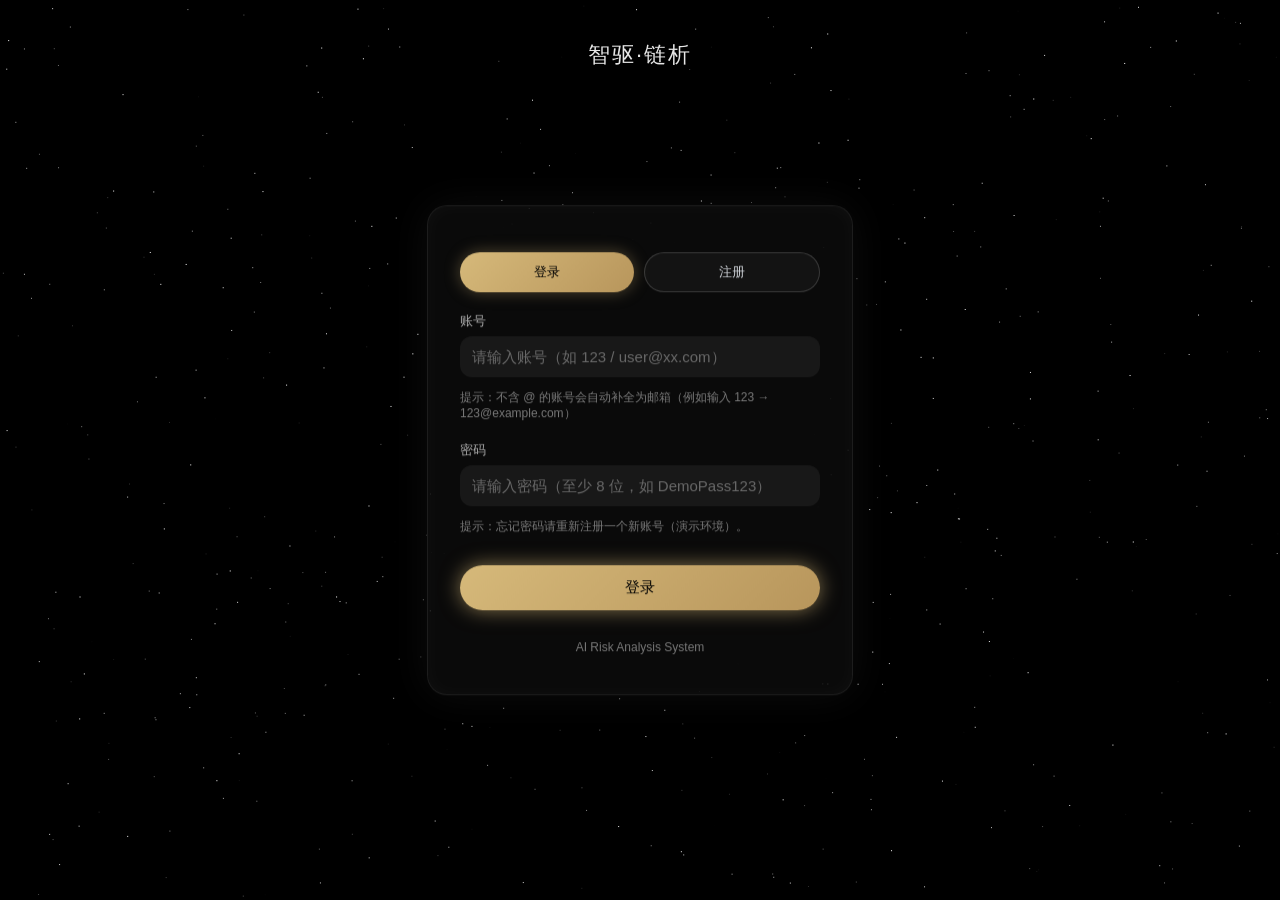
<file: web/login.html>
<!DOCTYPE html>
<html lang="zh-CN">
<head>
<meta charset="UTF-8">
<meta name="viewport" content="width=device-width, initial-scale=1.0">
<meta http-equiv="Cache-Control" content="no-store, no-cache, must-revalidate">
<title>登录 - 智驱·链析</title>
<style>
body{
    margin:0;
    overflow:hidden;
    background:#000;
    font-family:"Microsoft Yahei","Segoe UI",Arial,sans-serif;
}

#bg{
    position:fixed;
    width:100%;
    height:100%;
    top:0;
    left:0;
    z-index:-1;
}

.title{
    position:absolute;
    top:40px;
    left:50%;
    transform:translateX(-50%);
    color:#fff;
    font-size:22px;
    letter-spacing:2px;
    opacity:0.9;
    text-align:center;
    width:100%;
    padding:0 16px;
    box-sizing:border-box;
}

.login-box{
    position:absolute;
    top:50%;
    left:50%;
    transform:translate(-50%,-50%);

    width:min(360px, calc(100vw - 32px));
    padding:40px 32px;

    background:rgba(18,18,18,0.6);
    backdrop-filter:blur(25px);
    -webkit-backdrop-filter:blur(25px);

    border-radius:20px;
    border:1px solid rgba(255,255,255,0.08);

    box-shadow:
        0 0 40px rgba(255,255,255,0.05),
        inset 0 0 20px rgba(255,255,255,0.03);

    display:flex;
    flex-direction:column;
    gap:20px;
}

.input-box{
    display:flex;
    flex-direction:column;
    gap:6px;
}

.input-box label{
    color:#aaa;
    font-size:13px;
}
.hint{
    color:rgba(255,255,255,0.45);
    font-size:12px;
    margin-top:6px;
    line-height:1.35;
}

.input-box input{
    padding:12px;
    border-radius:12px;
    border:none;
    outline:none;

    background:rgba(255,255,255,0.06);
    color:#fff;

    transition:all 0.3s;
    font-size:15px;
}

.input-box input::placeholder{
    color:rgba(255,255,255,0.35);
}

.input-box input:focus{
    box-shadow:0 0 10px rgba(214,185,122,0.6);
    background:rgba(255,255,255,0.1);
}

.login-btn{
    margin-top:10px;
    height:45px;
    border:none;
    border-radius:25px;

    background:linear-gradient(135deg,#d6b97a,#b8965c);
    color:#000;
    font-size:15px;
    cursor:pointer;

    box-shadow:0 0 20px rgba(214,185,122,0.6);

    transition:all 0.3s;
}
.register-btn{
    height:42px;
    border:1px solid rgba(255,255,255,.2);
    border-radius:25px;
    background:rgba(255,255,255,0.06);
    color:#fff;
    font-size:14px;
    cursor:pointer;
}
.mode-row{
    display:flex;
    gap:10px;
    margin-top:6px;
}
.mode-row button{
    flex:1;
    height:40px;
    border-radius:999px;
    cursor:pointer;
    border:1px solid rgba(255,255,255,.16);
    background:rgba(255,255,255,.04);
    color:#d1d5db;
    font-size:13px;
}
.mode-row button.active{
    background:linear-gradient(135deg,#d6b97a,#b8965c);
    color:#000;
    border:none;
    box-shadow:0 0 16px rgba(214,185,122,0.35);
}

.login-btn:hover:not(:disabled){
    transform:translateY(-2px) scale(1.03);
    box-shadow:0 0 30px rgba(214,185,122,0.9);
}

.login-btn:disabled{
    opacity:0.65;
    cursor:not-allowed;
}

.footer{
    text-align:center;
    color:#777;
    font-size:12px;
    margin-top:10px;
}

#error{
    color:#ff6b6b;
    font-size:12px;
    text-align:center;
    display:none;
    line-height:1.4;
}

#success{
    color:#7bed9f;
    font-size:12px;
    text-align:center;
    display:none;
    line-height:1.4;
}

</style>
</head>
<body>

<canvas id="bg"></canvas>

<div class="title">智驱·链析</div>

<div class="login-box">

    <div class="mode-row">
        <button id="modeLogin" type="button" class="active">登录</button>
        <button id="modeRegister" type="button">注册</button>
    </div>

    <div class="input-box">
        <label id="usernameLabel">账号</label>
        <input id="username" type="text" placeholder="请输入账号（如 123 / user@xx.com）" autocomplete="username">
        <div class="hint" id="usernameHint">提示：不含 @ 的账号会自动补全为邮箱（例如输入 123 → 123@example.com）</div>
    </div>

    <div class="input-box">
        <label id="passwordLabel">密码</label>
        <input id="password" type="password" placeholder="请输入密码（至少 8 位，如 DemoPass123）" autocomplete="current-password">
        <div class="hint" id="passwordHint">注册要求：密码至少 8 位；建议包含大小写字母与数字。</div>
    </div>

    <div id="error"></div>
    <div id="success"></div>

    <button class="login-btn" id="loginBtn" type="button">登录</button>
    <button class="register-btn" id="registerBtn" type="button" style="display:none;">创建账号</button>

    <p id="quickEntry" style="display:none;text-align:center;margin:0;">
      <a href="./index.html" id="quickEntryLink" style="color:rgba(212,175,55,0.75);font-size:12px;text-decoration:none;border-bottom:1px solid rgba(212,175,55,0.35);">已登录，直接进入智能体</a>
    </p>

    <div class="footer">AI Risk Analysis System</div>
</div>

<script>window.API_BASE_URL = window.API_BASE_URL || '';</script>
<script src="./js/api-client.js?v=20260423_1"></script>
<script src="./js/login.js?v=20260423_1"></script>
</body>
</html>
</file>
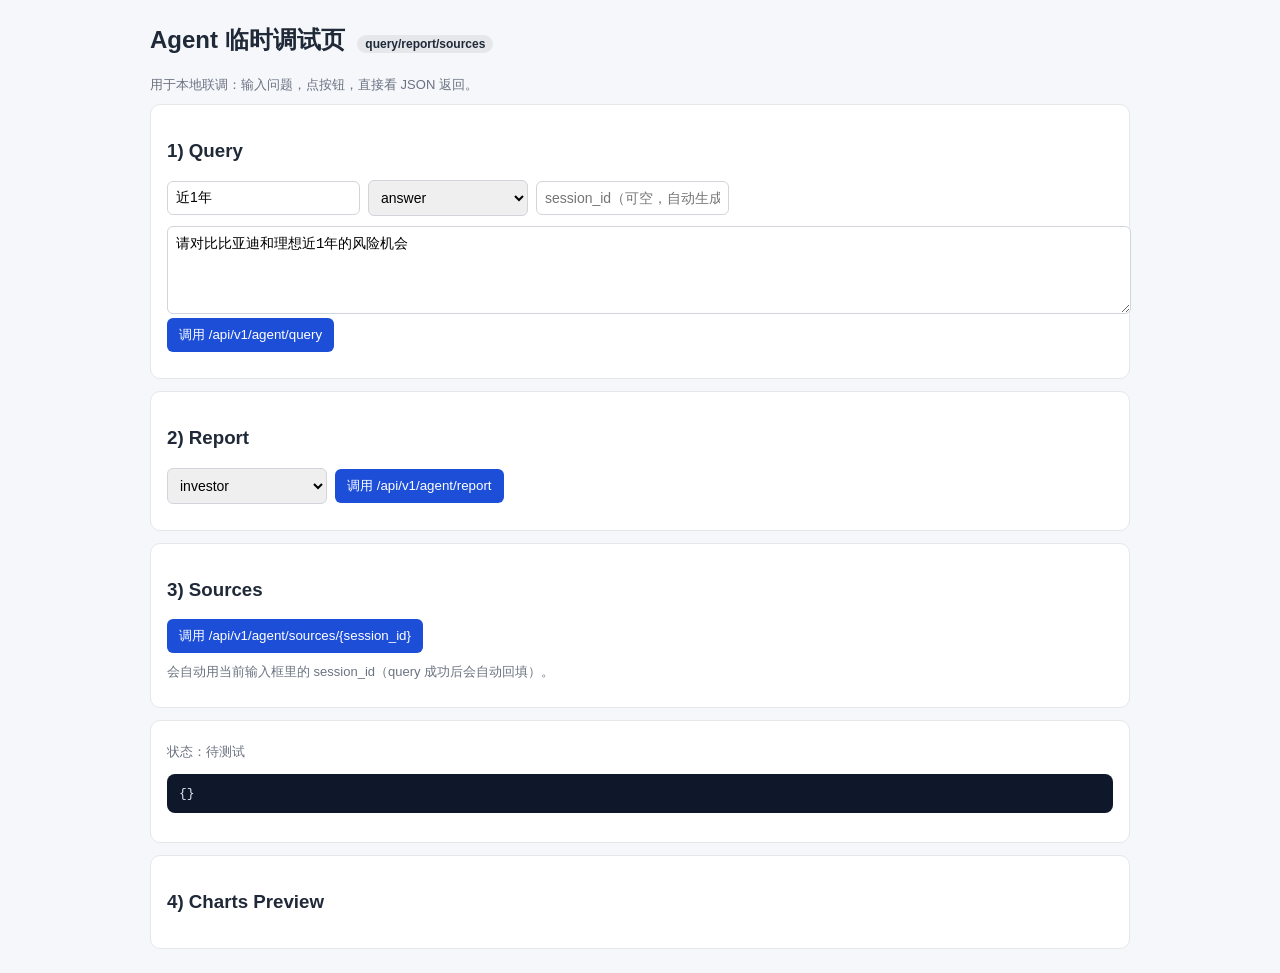
<file: 源代码/app_v2.2/web/agent_debug.html>
<!DOCTYPE html>
<html lang="zh-CN">
<head>
  <meta charset="UTF-8">
  <meta name="viewport" content="width=device-width, initial-scale=1.0">
  <title>Agent 接口临时调试页</title>
  <style>
    body { font-family: Arial, sans-serif; background:#f5f7fb; margin:0; color:#1f2937; }
    .wrap { max-width: 980px; margin: 24px auto; padding: 0 16px; }
    .card { background:#fff; border:1px solid #e5e7eb; border-radius:10px; padding:16px; margin-bottom:12px; }
    .row { display:flex; gap:8px; flex-wrap:wrap; align-items:center; margin-bottom:10px; }
    input, select, textarea { border:1px solid #d1d5db; border-radius:6px; padding:8px; font-size:14px; }
    input, select { min-width: 160px; }
    textarea { width:100%; min-height:70px; resize:vertical; }
    button { border:none; background:#1d4ed8; color:#fff; padding:8px 12px; border-radius:6px; cursor:pointer; }
    button:disabled { background:#93c5fd; cursor:not-allowed; }
    .muted { color:#6b7280; font-size:13px; margin: 6px 0 10px; }
    .ok { color:#065f46; }
    .err { color:#b91c1c; }
    pre { background:#0f172a; color:#e2e8f0; border-radius:8px; padding:12px; overflow:auto; max-height:480px; }
    .pill { display:inline-block; font-size:12px; padding:2px 8px; border-radius:999px; background:#e5e7eb; margin-left:6px; }
    .chart-grid { display:grid; grid-template-columns: repeat(2, minmax(260px, 1fr)); gap:10px; }
    .chart-box {
      background:#0b1220; color:#e5e7eb; border:1px solid #1f2937; border-radius:10px; padding:12px;
    }
    .chart-box h4 { margin:0 0 8px 0; font-size:14px; }
    .bar-track { height:8px; background:#1e293b; border-radius:99px; overflow:hidden; }
    .bar-fill { height:100%; border-radius:99px; }
  </style>
</head>
<body>
  <div class="wrap">
    <h2>Agent 临时调试页 <span class="pill">query/report/sources</span></h2>
    <p class="muted">用于本地联调：输入问题，点按钮，直接看 JSON 返回。</p>

    <div class="card">
      <h3>1) Query</h3>
      <div class="row">
        <input id="timeRange" placeholder="time_range，如 近1年" value="近1年" />
        <select id="outputMode">
          <option value="answer">answer</option>
          <option value="report">report</option>
        </select>
        <input id="sessionId" placeholder="session_id（可空，自动生成）" />
      </div>
      <textarea id="question">请对比比亚迪和理想近1年的风险机会</textarea>
      <div class="row">
        <button id="btnQuery">调用 /api/v1/agent/query</button>
      </div>
    </div>

    <div class="card">
      <h3>2) Report</h3>
      <div class="row">
        <select id="reportTemplate">
          <option value="investor">investor</option>
          <option value="manager">manager</option>
        </select>
        <button id="btnReport">调用 /api/v1/agent/report</button>
      </div>
    </div>

    <div class="card">
      <h3>3) Sources</h3>
      <div class="row">
        <button id="btnSources">调用 /api/v1/agent/sources/{session_id}</button>
      </div>
      <div class="muted">会自动用当前输入框里的 session_id（query 成功后会自动回填）。</div>
    </div>

    <div class="card">
      <div id="status" class="muted">状态：待测试</div>
      <pre id="output">{}</pre>
    </div>
    <div class="card">
      <h3>4) Charts Preview</h3>
      <div id="chartMount" class="chart-grid"></div>
    </div>
  </div>

  <script>
    const $ = (id) => document.getElementById(id);
    const output = $("output");
    const statusEl = $("status");
    const chartMount = $("chartMount");
    const CHART_THEME = {
      primary: "#4f8cff",
      secondary: "#34d399",
      accent: "#f59e0b",
      danger: "#ef4444",
      muted: "#94a3b8"
    };
    let lastChartState = null;

    function setStatus(msg, isError = false) {
      statusEl.textContent = "状态：" + msg;
      statusEl.className = isError ? "err" : "ok";
    }

    function showJson(data) {
      output.textContent = JSON.stringify(data, null, 2);
    }

    function esc(s) {
      return String(s)
        .replace(/&/g, "&amp;")
        .replace(/</g, "&lt;")
        .replace(/>/g, "&gt;")
        .replace(/"/g, "&quot;")
        .replace(/'/g, "&#39;");
    }

    function normalizeCharts(charts) {
      const safe = charts && typeof charts === "object" ? charts : {};
      const radar = safe.radar && typeof safe.radar === "object" ? safe.radar : {};
      const bar = safe.bar && typeof safe.bar === "object" ? safe.bar : {};
      const line = safe.line && typeof safe.line === "object" ? safe.line : {};
      const gauge = safe.gauge && typeof safe.gauge === "object" ? safe.gauge : {};
      return {
        radar: { indicators: Array.isArray(radar.indicators) ? radar.indicators : [], series: Array.isArray(radar.series) ? radar.series : [] },
        bar: { categories: Array.isArray(bar.categories) ? bar.categories : [], series: Array.isArray(bar.series) ? bar.series : [] },
        line: { categories: Array.isArray(line.categories) ? line.categories : [], series: Array.isArray(line.series) ? line.series : [] },
        gauge: { value: Number.isFinite(Number(gauge.value)) ? Number(gauge.value) : 0 }
      };
    }

    function renderNoDataPlaceholder(title, desc) {
      return '<div class="chart-box"><h4 style="color:' + CHART_THEME.muted + ';">' + esc(title) + '</h4><div>' + esc(desc || "暂无可展示数据") + '</div></div>';
    }

    function renderGauge(value) {
      const score = Math.max(0, Math.min(100, Number(value) || 0));
      const color = score >= 75 ? CHART_THEME.secondary : score >= 50 ? CHART_THEME.accent : CHART_THEME.danger;
      return (
        '<div class="chart-box"><h4>仪表盘评分</h4>' +
        '<div style="font-size:30px;font-weight:700;color:' + color + ';">' + score.toFixed(1) + '</div>' +
        '<div class="bar-track"><div class="bar-fill" style="width:' + score + '%;background:' + color + ';"></div></div></div>'
      );
    }

    function renderRadarSummary(indicators, values) {
      if (!indicators.length || !values.length) return renderNoDataPlaceholder("雷达图", "暂无能力维度评分");
      const rows = indicators.map(function (it, i) {
        const name = typeof it === "object" ? it.name : String(it);
        return '<div style="display:flex;justify-content:space-between;margin:6px 0;"><span>' + esc(name) + '</span><span style="color:' + CHART_THEME.secondary + ';">' + (Number(values[i]) || 0) + '</span></div>';
      }).join("");
      return '<div class="chart-box"><h4>雷达维度</h4>' + rows + '</div>';
    }

    function renderSimpleBars(categories, values) {
      if (!categories.length || !values.length) return renderNoDataPlaceholder("柱状图", "当前查询未返回可比较维度");
      const maxVal = Math.max.apply(null, values.map(function (v) { return Number(v) || 0; }));
      const rows = categories.map(function (c, i) {
        const v = Number(values[i]) || 0;
        const width = maxVal > 0 ? Math.max(5, Math.round((v / maxVal) * 100)) : 5;
        return (
          '<div style="margin:8px 0;"><div style="display:flex;justify-content:space-between;font-size:12px;"><span>' + esc(c) +
          '</span><span>' + v + '</span></div><div class="bar-track"><div class="bar-fill" style="width:' + width + '%;background:' + CHART_THEME.primary + ';"></div></div></div>'
        );
      }).join("");
      return '<div class="chart-box"><h4>证据来源分布</h4>' + rows + '</div>';
    }

    function renderLineSummary(categories, values) {
      if (!categories.length || !values.length) return renderNoDataPlaceholder("趋势图", "暂无时间序列数据");
      const txt = categories.map(function (c, i) { return esc(c) + ": " + (Number(values[i]) || 0); }).join(" | ");
      return '<div class="chart-box"><h4>时间趋势</h4><div>' + txt + '</div></div>';
    }

    function renderCharts(charts) {
      const normalized = normalizeCharts(charts);
      lastChartState = normalized;
      const radarSeries = normalized.radar.series[0] || {};
      const barSeries = normalized.bar.series[0] || {};
      const lineSeries = normalized.line.series[0] || {};
      chartMount.innerHTML = [
        renderGauge(normalized.gauge.value),
        renderRadarSummary(normalized.radar.indicators, Array.isArray(radarSeries.value) ? radarSeries.value : []),
        renderSimpleBars(normalized.bar.categories, Array.isArray(barSeries.data) ? barSeries.data : []),
        renderLineSummary(normalized.line.categories, Array.isArray(lineSeries.data) ? lineSeries.data : [])
      ].join("");
    }

    async function postJson(url, payload) {
      const res = await fetch(url, {
        method: "POST",
        headers: { "Content-Type": "application/json" },
        body: JSON.stringify(payload)
      });
      const data = await res.json();
      if (!res.ok) {
        throw new Error(data.detail || data.message || "请求失败");
      }
      return data;
    }

    function buildBasePayload() {
      const question = $("question").value.trim();
      const timeRange = $("timeRange").value.trim();
      const outputMode = $("outputMode").value;
      const sessionId = $("sessionId").value.trim();
      return {
        question,
        time_range: timeRange || null,
        output_mode: outputMode,
        session_id: sessionId || null
      };
    }

    $("btnQuery").onclick = async () => {
      try {
        setStatus("query 请求中...");
        const payload = buildBasePayload();
        const data = await postJson("/api/v1/agent/query", payload);
        if (data.session_id) $("sessionId").value = data.session_id;
        setStatus("query 成功");
        showJson(data);
        renderCharts(data.charts || {});
      } catch (e) {
        setStatus("query 失败：" + e.message, true);
      }
    };

    $("btnReport").onclick = async () => {
      try {
        setStatus("report 请求中...");
        const base = buildBasePayload();
        const payload = {
          question: base.question,
          time_range: base.time_range,
          report_template: $("reportTemplate").value,
          session_id: base.session_id
        };
        const data = await postJson("/api/v1/agent/report", payload);
        if (data.session_id) $("sessionId").value = data.session_id;
        setStatus("report 成功");
        showJson(data);
      } catch (e) {
        setStatus("report 失败：" + e.message, true);
      }
    };

    $("btnSources").onclick = async () => {
      try {
        const sessionId = $("sessionId").value.trim();
        if (!sessionId) {
          throw new Error("请先有 session_id（先调用 query）");
        }
        setStatus("sources 请求中...");
        const res = await fetch("/api/v1/agent/sources/" + encodeURIComponent(sessionId));
        const data = await res.json();
        if (!res.ok) {
          throw new Error(data.detail || "请求失败");
        }
        setStatus("sources 成功");
        showJson(data);
      } catch (e) {
        setStatus("sources 失败：" + e.message, true);
      }
    };

    window.addEventListener("resize", () => {
      if (!lastChartState) return;
      window.requestAnimationFrame(() => renderCharts(lastChartState));
    });
  </script>
</body>
</html>
</file>
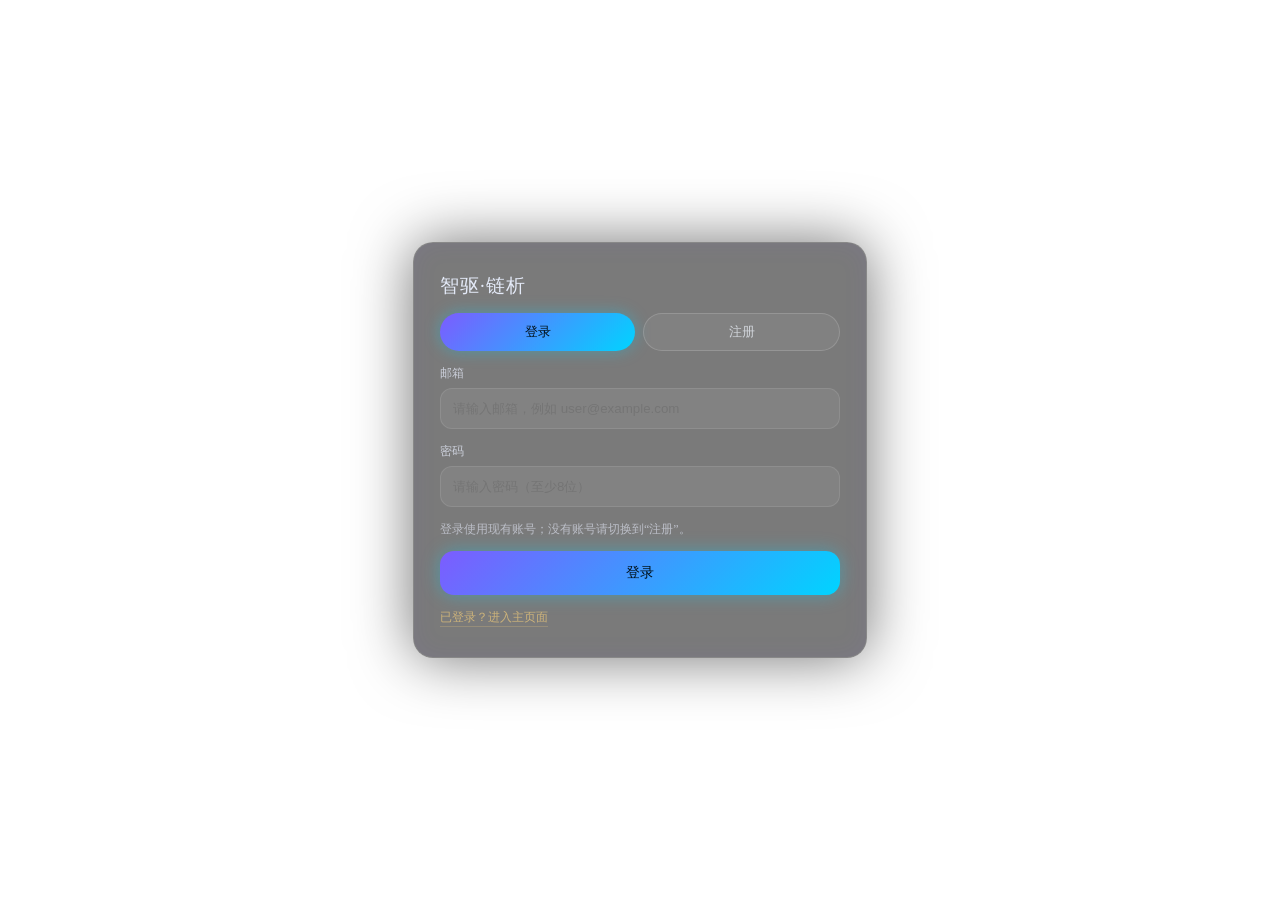
<file: 源代码/app_v2.2/web_modified_backup/login.html>
<!DOCTYPE html>
<html lang="zh-CN">
<head>
  <meta charset="UTF-8" />
  <meta name="viewport" content="width=device-width, initial-scale=1.0" />
  <meta http-equiv="Cache-Control" content="no-store, no-cache, must-revalidate" />
  <title>登录 - 智驱·链析</title>
  <link rel="stylesheet" href="/web/css/dashboard.css?v=20260423" />
  <style>
    .login-wrap { position: fixed; inset: 0; display: flex; align-items: center; justify-content: center; }
    .login-box {
      width: min(400px, calc(100vw - 32px));
      padding: 30px 26px;
      background: rgba(18, 18, 18, 0.56);
      backdrop-filter: blur(24px);
      -webkit-backdrop-filter: blur(24px);
      border-radius: 20px;
      border: 1px solid rgba(255, 255, 255, 0.1);
      box-shadow: 0 0 60px rgba(0, 0, 0, 0.55), inset 0 0 24px rgba(124, 92, 255, 0.08);
      display: flex;
      flex-direction: column;
      gap: 14px;
    }
    .login-title { color: rgba(234, 240, 255, 0.95); font-size: 19px; letter-spacing: 1px; }
    .mode-row { display: flex; gap: 8px; }
    .mode-row button {
      flex: 1; height: 38px; border-radius: 999px; cursor: pointer;
      border: 1px solid rgba(255, 255, 255, 0.16);
      background: rgba(255, 255, 255, 0.05); color: #d1d5db; font-size: 13px;
    }
    .mode-row button.active {
      border: none; color: #001018;
      background: linear-gradient(135deg, #7c5cff, #00d4ff);
      box-shadow: 0 0 16px rgba(0, 212, 255, 0.35);
    }
    .field { display: flex; flex-direction: column; gap: 6px; }
    .field label { color: rgba(234, 240, 255, 0.72); font-size: 12px; }
    .field input {
      padding: 12px; border-radius: 12px;
      border: 1px solid rgba(255, 255, 255, 0.1);
      background: rgba(255, 255, 255, 0.06); color: #fff; outline: none;
    }
    .field input:focus {
      border-color: rgba(0, 212, 255, 0.35);
      box-shadow: 0 0 0 2px rgba(0, 212, 255, 0.1);
    }
    .hint { color: rgba(234, 240, 255, 0.58); font-size: 12px; line-height: 1.35; }
    .btn {
      height: 44px; border: none; border-radius: 14px; cursor: pointer;
      background: linear-gradient(135deg, #7c5cff, #00d4ff);
      color: #001018; font-size: 14px; box-shadow: 0 0 18px rgba(0, 212, 255, 0.35);
    }
    .btn:disabled { opacity: 0.6; cursor: not-allowed; }
    .msg { font-size: 12px; line-height: 1.4; display: none; }
    .msg.err { color: #ff9f9f; }
    .msg.ok { color: #90f4bf; }
    .row { display: flex; justify-content: space-between; align-items: center; gap: 10px; }
    .link { color: rgba(214, 185, 122, 0.9); font-size: 12px; text-decoration: none; border-bottom: 1px solid rgba(214, 185, 122, 0.3); }
  </style>
</head>
<body>
  <div class="login-wrap">
    <div class="login-box">
      <div class="login-title">智驱·链析</div>
      <div class="mode-row">
        <button id="modeLogin" class="active" type="button">登录</button>
        <button id="modeRegister" type="button">注册</button>
      </div>

      <div class="field">
        <label id="accountLabel">邮箱</label>
        <input id="email" type="text" placeholder="请输入邮箱，例如 user@example.com" autocomplete="username" />
      </div>
      <div class="field">
        <label>密码</label>
        <input id="password" type="password" placeholder="请输入密码（至少8位）" autocomplete="current-password" />
      </div>
      <div class="hint" id="hintText">登录使用现有账号；没有账号请切换到“注册”。</div>

      <div id="err" class="msg err"></div>
      <div id="ok" class="msg ok"></div>

      <button id="submitBtn" class="btn" type="button">登录</button>
      <div class="row">
        <a href="/web/index.html" class="link">已登录？进入主页面</a>
      </div>
    </div>
  </div>

  <script>
    (function () {
      var mode = "login";
      var err = document.getElementById("err");
      var ok = document.getElementById("ok");
      var submitBtn = document.getElementById("submitBtn");
      var modeLogin = document.getElementById("modeLogin");
      var modeRegister = document.getElementById("modeRegister");
      var hintText = document.getElementById("hintText");

      function showErr(msg) { ok.style.display = "none"; err.textContent = msg; err.style.display = "block"; }
      function showOk(msg) { err.style.display = "none"; ok.textContent = msg; ok.style.display = "block"; }
      function clearMsg() { err.style.display = "none"; ok.style.display = "none"; err.textContent = ""; ok.textContent = ""; }

      function normalizeEmail(raw) {
        var v = (raw || "").trim();
        if (!v) return "";
        if (v.indexOf("@") >= 0) return v;
        return v + "@example.com";
      }

      function setMode(nextMode) {
        mode = nextMode;
        clearMsg();
        if (mode === "login") {
          submitBtn.textContent = "登录";
          modeLogin.classList.add("active");
          modeRegister.classList.remove("active");
          hintText.textContent = "登录使用现有账号；没有账号请切换到“注册”。";
        } else {
          submitBtn.textContent = "注册并登录";
          modeRegister.classList.add("active");
          modeLogin.classList.remove("active");
          hintText.textContent = "注册要求：邮箱格式正确，密码至少8位。注册成功后会自动登录。";
        }
      }

      async function doLogin(email, password) {
        var form = new URLSearchParams();
        form.set("username", email);
        form.set("password", password);
        var r = await fetch("/api/v1/auth/login", {
          method: "POST",
          headers: { "Content-Type": "application/x-www-form-urlencoded" },
          body: form.toString()
        });
        var data = await r.json().catch(function () { return {}; });
        var payload = (data && data.data) ? data.data : data;
        if (!r.ok) throw new Error((data && (data.message || data.detail)) || "登录失败");
        if (!payload || !payload.access_token) throw new Error("登录失败：未返回 access_token");
        localStorage.setItem("token", payload.access_token);
      }

      async function doRegister(email, password) {
        var r = await fetch("/api/v1/auth/register", {
          method: "POST",
          headers: { "Content-Type": "application/json" },
          body: JSON.stringify({ email: email, password: password })
        });
        var data = await r.json().catch(function () { return {}; });
        var payload = (data && data.data) ? data.data : data;
        if (!r.ok) throw new Error((data && (data.message || data.detail)) || "注册失败");
        if (!payload || !payload.access_token) throw new Error("注册失败：未返回 access_token");
        localStorage.setItem("token", payload.access_token);
      }

      async function submit() {
        clearMsg();
        var emailRaw = document.getElementById("email").value;
        var password = (document.getElementById("password").value || "").trim();
        var email = normalizeEmail(emailRaw);

        if (!email || !password) { showErr("请输入邮箱和密码"); return; }
        if (password.length < 8) { showErr("密码至少 8 位"); return; }

        submitBtn.disabled = true;
        try {
          if (mode === "register") {
            await doRegister(email, password);
            showOk("注册并登录成功，正在进入系统...");
          } else {
            await doLogin(email, password);
            showOk("登录成功，正在进入系统...");
          }
          setTimeout(function () { window.location.href = "/web/index.html"; }, 400);
        } catch (e) {
          showErr("失败：" + (e && e.message ? e.message : "unknown"));
        } finally {
          submitBtn.disabled = false;
        }
      }

      modeLogin.addEventListener("click", function () { setMode("login"); });
      modeRegister.addEventListener("click", function () { setMode("register"); });
      submitBtn.addEventListener("click", submit);
      document.addEventListener("keydown", function (e) { if (e.key === "Enter") submit(); });

      setMode("login");
    })();
  </script>
</body>
</html>
</file>
<file: web/css/dashboard.css>
#chartGrid {
  display: grid;
  grid-template-columns: repeat(auto-fit, minmax(400px, 1fr));
  gap: 16px;
  margin-top: 20px;
}

#chartGrid .chart-card {
  margin-top: 0;
}

.chart-card-body {
  overflow: hidden;
}

.fullscreen-card {
  grid-column: 1 / -1;
  height: 80vh !important;
  width: 100% !important;
}

.fullscreen-card .chart-card-body {
  height: calc(80vh - 60px) !important;
}

.chart-card {
  position: relative;
  min-width: 400px;
  height: 350px;
}

.chart-card .chart-card-body {
  height: 290px;
}

.chart-card-fullscreen {
  position: fixed !important;
  top: 0 !important;
  left: 0 !important;
  width: 100vw !important;
  height: 100vh !important;
  z-index: 9999 !important;
  margin: 0 !important;
  border-radius: 0 !important;
}

.chart-card-fullscreen .chart-card-body {
  height: calc(100vh - 60px) !important;
}

.chart-resizer {
  position: absolute;
  right: 6px;
  bottom: 6px;
  width: 14px;
  height: 14px;
  cursor: nwse-resize;
  border-right: 2px solid rgba(255, 255, 255, 0.7);
  border-bottom: 2px solid rgba(255, 255, 255, 0.7);
  opacity: 0.8;
}

/* 土星主视觉：自转/坍缩/出现由 galaxy.js 驱动；.galaxy-analyzing 在分析中/坍缩前挂在 canvas 上 */
#galaxyCanvas.galaxy-analyzing {
  filter: saturate(1.12);
  transition: filter 0.45s ease;
}
</file>
